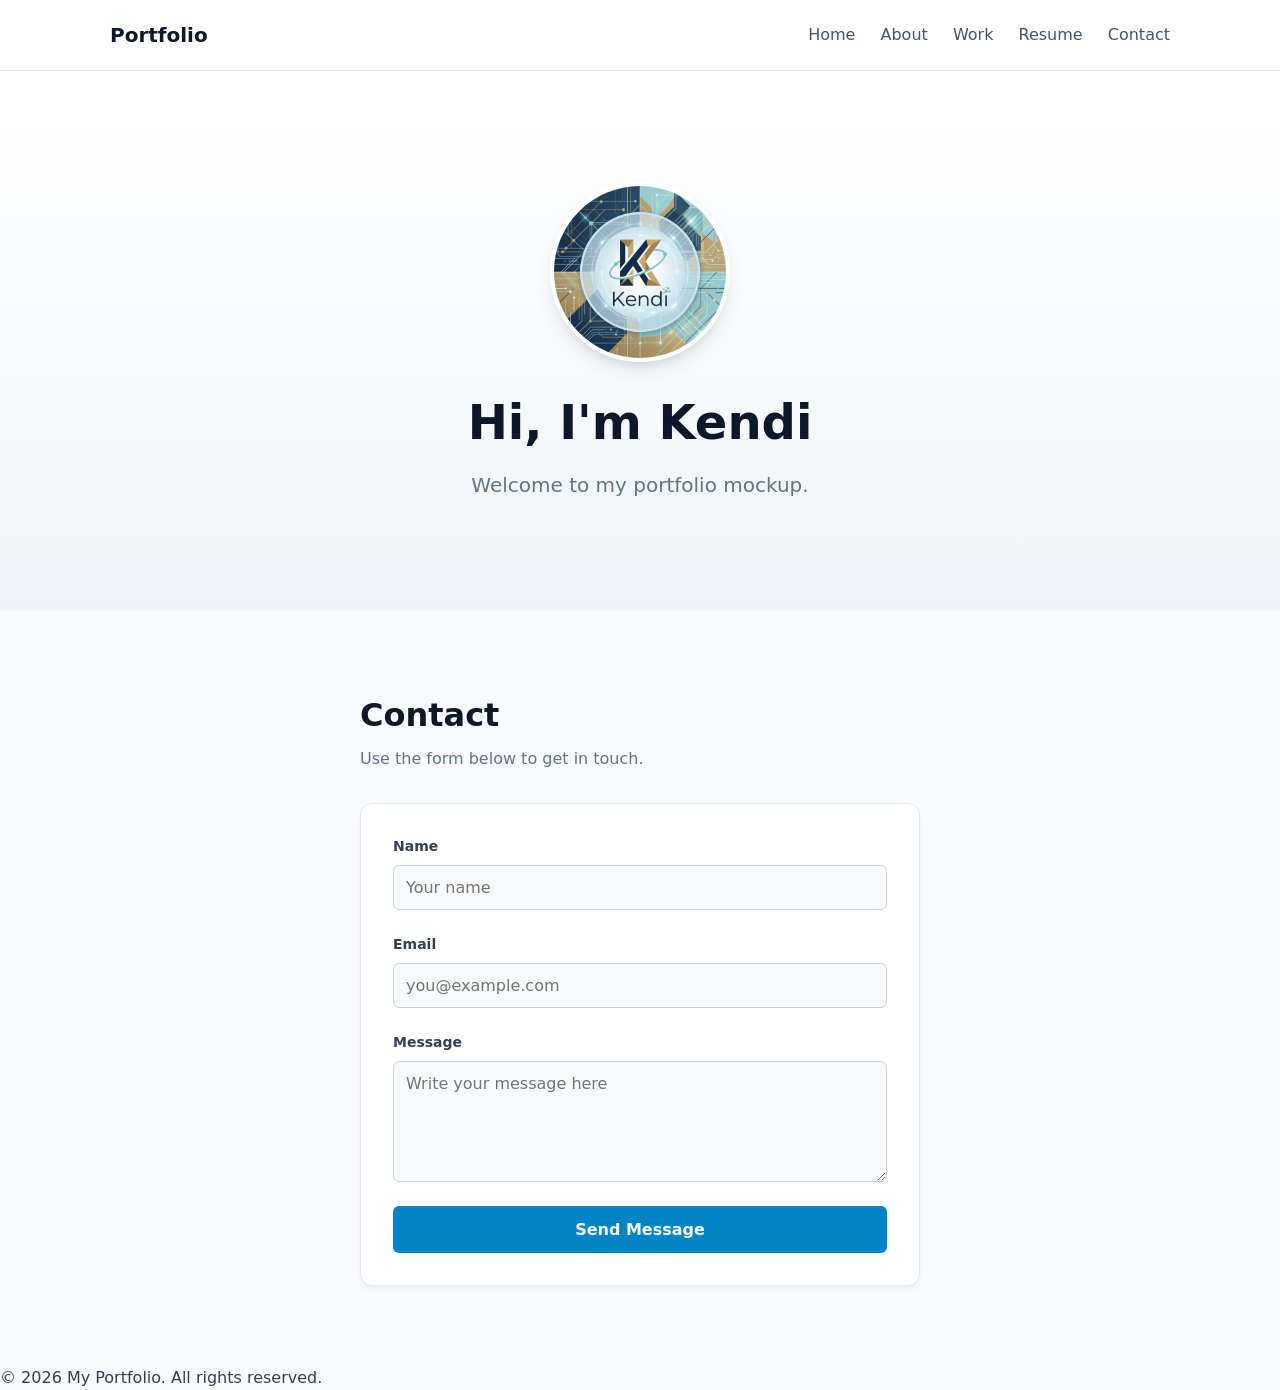
<file: index.html>
<!DOCTYPE html>
<html lang="en">
<head>
    <meta charset="UTF-8">
    <meta name="viewport" content="width=device-width, initial-scale=1.0">
    <title>kendi Portfolio</title>
    <link rel="stylesheet" href="styles.css">
</head>
<body>
 <header>
    <nav>
     <a class="brand" href="#home">Portfolio</a>
      <div class="nav-links">
         <a href="#home">Home</a>
         <a href="#about">About</a>
         <a href="#work">Work</a>
         <a href="#resume">Resume</a>
         <a href="#contact">Contact</a>
     </div>
    </nav>
 </header> 

    <!-- INSERTED MY PORTFOLIO PFP -->
    <section id="home" class="hero-section">
        <div class="profile-container">
            <img src="portfolio.png" alt="Profile Picture" class="profile-pic">   
        </div>
        <h1>Hi, I'm Kendi</h1>
        <p>Welcome to my portfolio mockup.</p>
    </section>

 <!-- CONTACT SECTION -->
  
        <section id="contact">
            <h2>Contact</h2>
            <p>Use the form below to get in touch.</p>
            <form>
                <label for="name">Name</label>
                <input type="text" id="name" name="name" placeholder="Your name">

                <label for="email">Email</label>
                <input type="email" id="email" name="email" placeholder="you@example.com">

                <label for="message">Message</label>
                <textarea id="message" name="message" rows="5" placeholder="Write your message here"></textarea>

                <button type="submit">Send Message</button>
            </form>
        </section>

    <footer>
        <p>© 2026 My Portfolio. All rights reserved.</p>
    </footer>
</body>
</html>
</file>
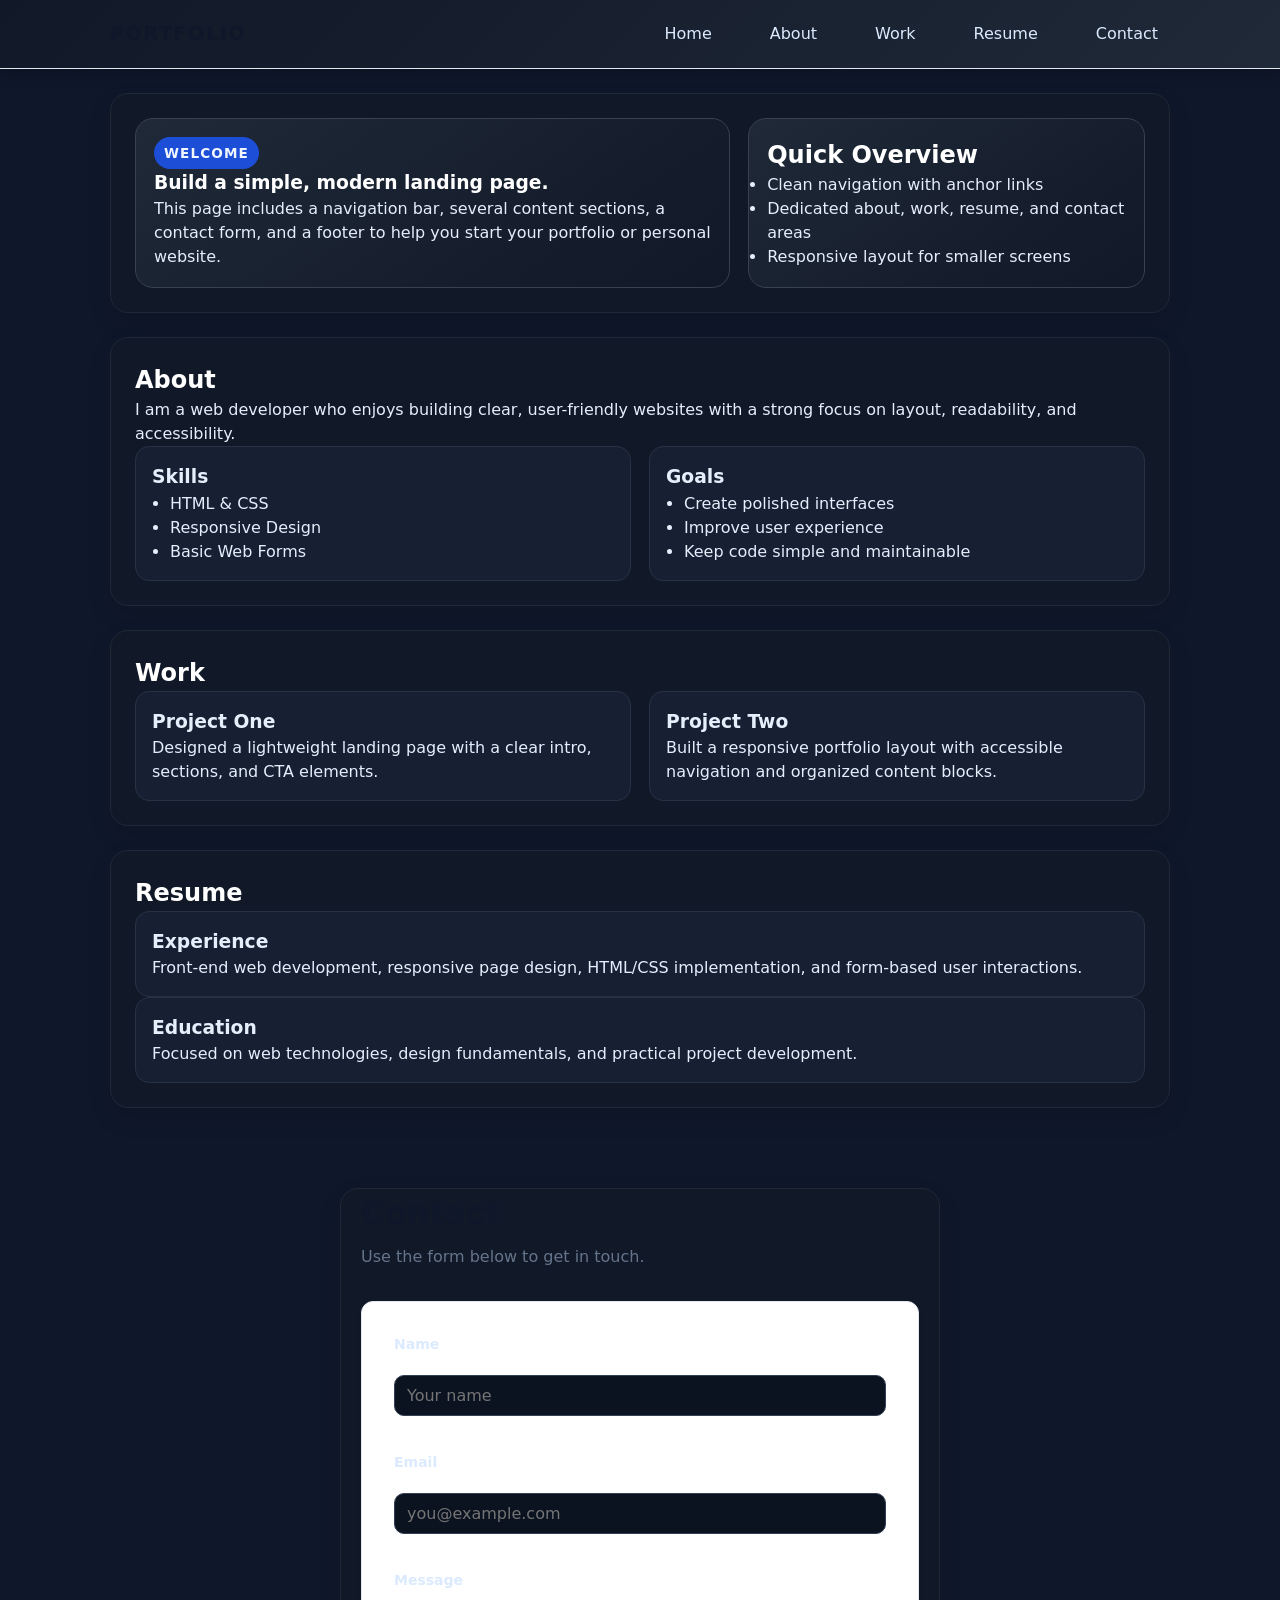
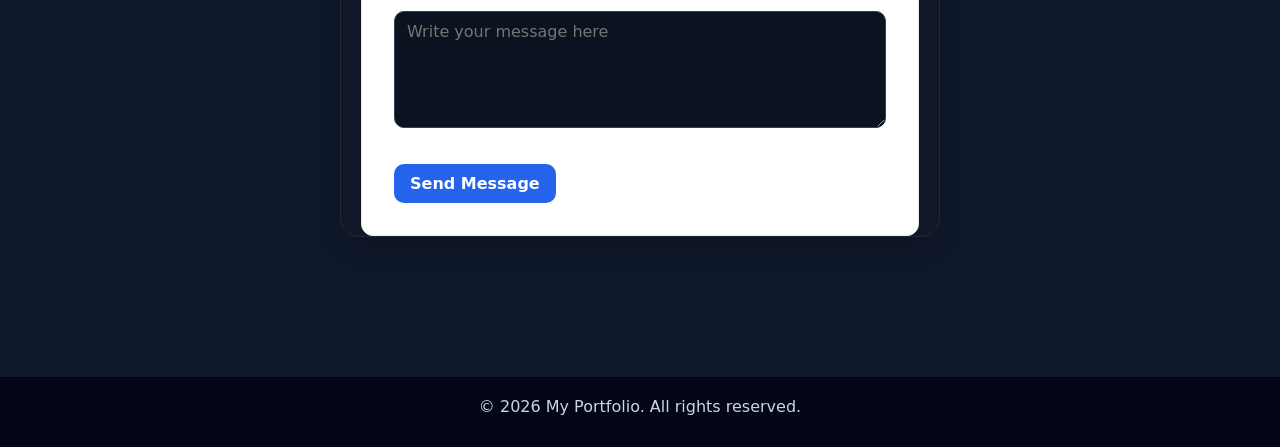
<file: HTML_Project.html>
<!DOCTYPE html>
<html lang="en">
<head>
    <meta charset="UTF-8">
    <meta name="viewport" content="width=device-width, initial-scale=1.0">
    <title>kendi Portfolio</title>
    <link rel="stylesheet" href="styles.css">
    <style>
        :root {
            color-scheme: light;
            font-family: Arial, Helvetica, sans-serif;
            line-height: 1.5;
        }

        * { box-sizing: border-box; }

        body {
            margin: 0;
            background: #0f172a;
            color: #e5eefb;
        }

        a { text-decoration: none; color: inherit; }

        header {
            background: linear-gradient(135deg, #111827, #1f2937);
            position: sticky;
            top: 0;
            z-index: 10;
            box-shadow: 0 4px 14px rgba(0,0,0,0.25);
        }

        nav {
            max-width: 1100px;
            margin: 0 auto;
            display: flex;
            justify-content: space-between;
            align-items: center;
            padding: 14px 20px;
        }

        .brand {
            font-size: 1.2rem;
            font-weight: 700;
            letter-spacing: 0.08em;
            text-transform: uppercase;
        }

        .nav-links {
            display: flex;
            gap: 14px;
            flex-wrap: wrap;
        }

        .nav-links a {
            padding: 8px 12px;
            border-radius: 999px;
            color: #dbeafe;
            transition: background-color 0.2s ease;
        }

        .nav-links a:hover {
            background: #2563eb;
        }

        main {
            max-width: 1100px;
            margin: 0 auto;
            padding: 24px 20px 60px;
        }

        section {
            background: #111827;
            border: 1px solid #1f2937;
            border-radius: 18px;
            padding: 24px;
            margin-bottom: 24px;
            box-shadow: 0 10px 25px rgba(0,0,0,0.1);
        }

        h1, h2 {
            margin-top: 0;
            color: #ffffff;
        }

        .hero {
            display: grid;
            gap: 18px;
            align-items: center;
            grid-template-columns: 1.2fr 0.8fr;
        }

        .hero-card {
            background: linear-gradient(145deg, #1f2937, #111827);
            border: 1px solid #374151;
            border-radius: 18px;
            padding: 18px;
        }

        .pill {
            display: inline-block;
            background: #1d4ed8;
            color: #eff6ff;
            border-radius: 999px;
            padding: 6px 10px;
            font-size: 0.85rem;
            font-weight: 700;
            text-transform: uppercase;
            letter-spacing: 0.08em;
        }

        .grid-2 {
            display: grid;
            grid-template-columns: repeat(2, 1fr);
            gap: 18px;
        }

        .card {
            background: #172033;
            border: 1px solid #263244;
            border-radius: 14px;
            padding: 16px;
        }

        .card ul { padding-left: 18px; }

        form {
            display: grid;
            gap: 12px;
        }

        label {
            font-weight: 600;
            color: #dbeafe;
        }

        input, textarea {
            width: 100%;
            padding: 10px 12px;
            border-radius: 10px;
            border: 1px solid #334155;
            background: #0b1220;
            color: #eff6ff;
        }

        button {
            width: fit-content;
            padding: 10px 16px;
            border: none;
            border-radius: 10px;
            background: #2563eb;
            color: #ffffff;
            font-weight: 700;
            cursor: pointer;
        }

        footer {
            text-align: center;
            padding: 18px 20px 28px;
            color: #cbd5e1;
            background: #020617;
        }

        @media (max-width: 820px) {
            .hero, .grid-2 { grid-template-columns: 1fr; }
        }
    </style>
</head>
<body>
    <header>
        <nav>
            <a class="brand" href="#home">Portfolio</a>
            <div class="nav-links">
                <a href="#home">Home</a>
                <a href="#about">About</a>
                <a href="#work">Work</a>
                <a href="#resume">Resume</a>
                <a href="#contact">Contact</a>
            </div>
        </nav>
    </header>

    <main>
        <section id="home" class="hero">
            <article class="hero-card">
                <span class="pill">Welcome</span>
                <h1>Build a simple, modern landing page.</h1>
                <p>This page includes a navigation bar, several content sections, a contact form, and a footer to help you start your portfolio or personal website.</p>
            </article>
            <article class="hero-card">
                <h2>Quick Overview</h2>
                <ul>
                    <li>Clean navigation with anchor links</li>
                    <li>Dedicated about, work, resume, and contact areas</li>
                    <li>Responsive layout for smaller screens</li>
                </ul>
            </article>
        </section>

        <section id="about">
            <h2>About</h2>
            <p>I am a web developer who enjoys building clear, user-friendly websites with a strong focus on layout, readability, and accessibility.</p>
            <div class="grid-2">
                <article class="card">
                    <h3>Skills</h3>
                    <ul>
                        <li>HTML & CSS</li>
                        <li>Responsive Design</li>
                        <li>Basic Web Forms</li>
                    </ul>
                </article>
                <article class="card">
                    <h3>Goals</h3>
                    <ul>
                        <li>Create polished interfaces</li>
                        <li>Improve user experience</li>
                        <li>Keep code simple and maintainable</li>
                    </ul>
                </article>
            </div>
        </section>

        <section id="work">
            <h2>Work</h2>
            <div class="grid-2">
                <article class="card">
                    <h3>Project One</h3>
                    <p>Designed a lightweight landing page with a clear intro, sections, and CTA elements.</p>
                </article>
                <article class="card">
                    <h3>Project Two</h3>
                    <p>Built a responsive portfolio layout with accessible navigation and organized content blocks.</p>
                </article>
            </div>
        </section>

        <section id="resume">
            <h2>Resume</h2>
            <article class="card">
                <h3>Experience</h3>
                <p>Front-end web development, responsive page design, HTML/CSS implementation, and form-based user interactions.</p>
            </article>
            <article class="card">
                <h3>Education</h3>
                <p>Focused on web technologies, design fundamentals, and practical project development.</p>
            </article>
        </section>

        <section id="contact">
            <h2>Contact</h2>
            <p>Use the form below to get in touch.</p>
            <form>
                <label for="name">Name</label>
                <input type="text" id="name" name="name" placeholder="Your name">

                <label for="email">Email</label>
                <input type="email" id="email" name="email" placeholder="you@example.com">

                <label for="message">Message</label>
                <textarea id="message" name="message" rows="5" placeholder="Write your message here"></textarea>

                <button type="submit">Send Message</button>
            </form>
        </section>
    </main>

    <footer>
        <p>© 2026 My Portfolio. All rights reserved.</p>
    </footer>
</body>
</html>
</file>
<file: styles.css>
﻿/* Global Reset */
* {
    box-sizing: border-box;
    margin: 0;
    padding: 0;
    font-family: system-ui, -apple-system, BlinkMacSystemFont, 'Segoe UI', Roboto, sans-serif;
}

body {
    background-color: #f8fafc;
    color: #334155;
    line-height: 1.5;
}

/* Header & Navigation */
header {
    background: #ffffff;
    border-bottom: 1px solid #e2e8f0;
    position: sticky;
    top: 0;
    z-index: 100;
}

nav {
    display: flex;
    justify-content: space-between;
    align-items: center;
    max-width: 1100px;
    margin: 0 auto;
    padding: 20px;
}

.brand {
    font-size: 1.25rem;
    font-weight: 700;
    color: #0f172a;
    text-decoration: none;
}

.nav-links a {
    color: #475569;
    text-decoration: none;
    margin-left: 20px;
    font-weight: 500;
    transition: color 0.2s ease;
}

.nav-links a:hover {
    color: #0284c7;
}

/* Hero Section */
.hero-section {
    display: flex;
    flex-direction: column;
    align-items: center;
    justify-content: center;
    text-align: center;
    padding: 100px 20px;
    background: linear-gradient(180deg, #ffffff 0%, #f1f5f9 100%);
    min-height: 60vh;
}

.profile-container {
    width: 180px;
    height: 180px;
    margin-bottom: 24px;
    border-radius: 50%;
    box-shadow: 0 10px 25px -5px rgba(0, 0, 0, 0.1), 0 8px 10px -6px rgba(0, 0, 0, 0.1);
    overflow: hidden;
    background-color: #ffffff;
    border: 4px solid #ffffff;
    transition: transform 0.3s ease;
}

.profile-container:hover {
    transform: scale(1.05);
}

.profile-pic {
    width: 100%;
    height: 100%;
    object-fit: cover;
}

.hero-section h1 {
    font-size: 3rem;
    color: #0f172a;
    margin-bottom: 12px;
    font-weight: 800;
}

.hero-section p {
    font-size: 1.25rem;
    color: #64748b;
    max-width: 600px;
}

/* Contact Section */
#contact {
    max-width: 600px;
    margin: 80px auto;
    padding: 0 20px;
}

#contact h2 {
    font-size: 2rem;
    color: #0f172a;
    margin-bottom: 8px;
}

#contact p {
    color: #64748b;
    margin-bottom: 32px;
}

form {
    display: flex;
    flex-direction: column;
    background: #ffffff;
    padding: 32px;
    border-radius: 12px;
    border: 1px solid #e2e8f0;
    box-shadow: 0 4px 6px -1px rgba(0, 0, 0, 0.05);
}

label {
    font-weight: 600;
    margin-bottom: 8px;
    color: #334155;
    font-size: 0.875rem;
}

input, textarea {
    padding: 12px;
    margin-bottom: 24px;
    border: 1px solid #cbd5e1;
    border-radius: 6px;
    font-size: 1rem;
    background-color: #f8fafc;
    transition: border-color 0.2s, background-color 0.2s;
}

input:focus, textarea:focus {
    outline: none;
    border-color: #0284c7;
    background-color: #ffffff;
}

button {
    background-color: #0284c7;
    color: #ffffff;
    padding: 14px;
    border: none;
    border-radius: 6px;
    font-size: 1rem;
    font-weight: 600;
    cursor: pointer;
    transition: background-color 0.2s;
}

button:hover {
    background-color: #0369a1;
}
</file>
